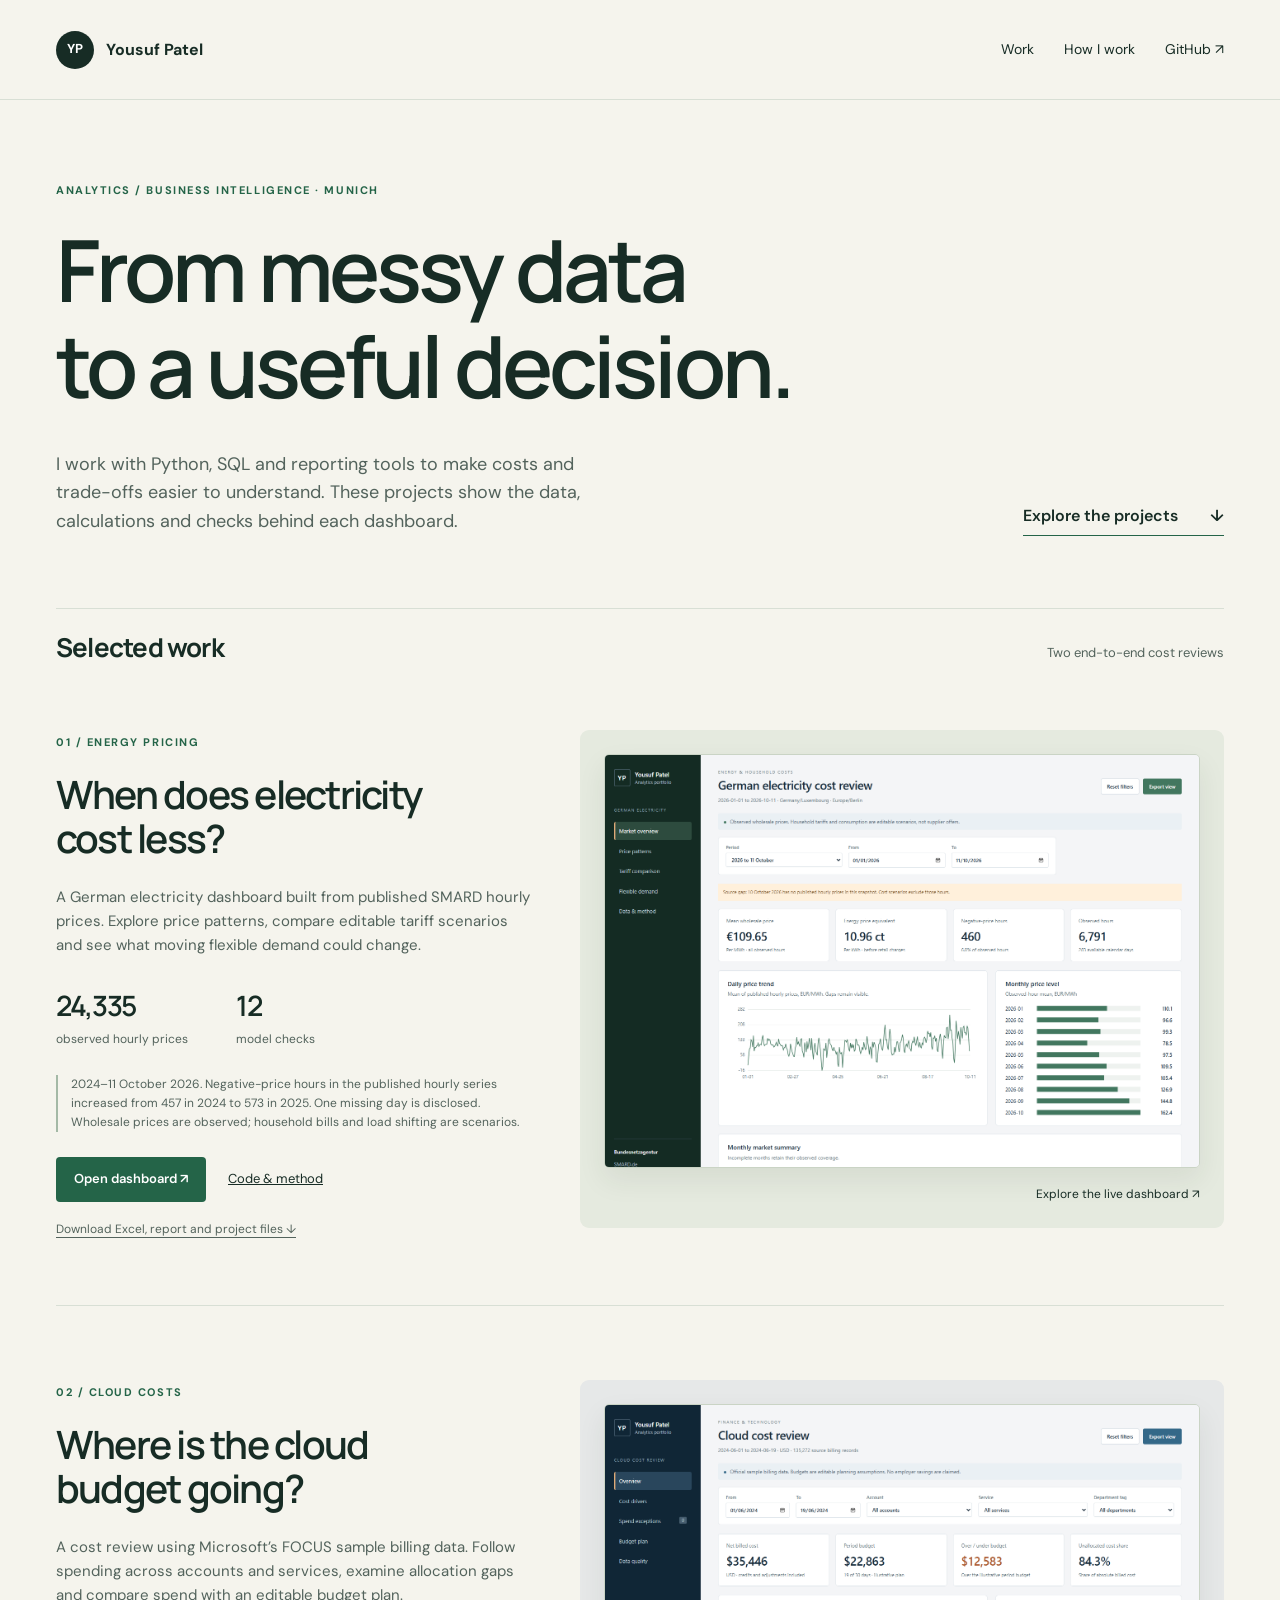
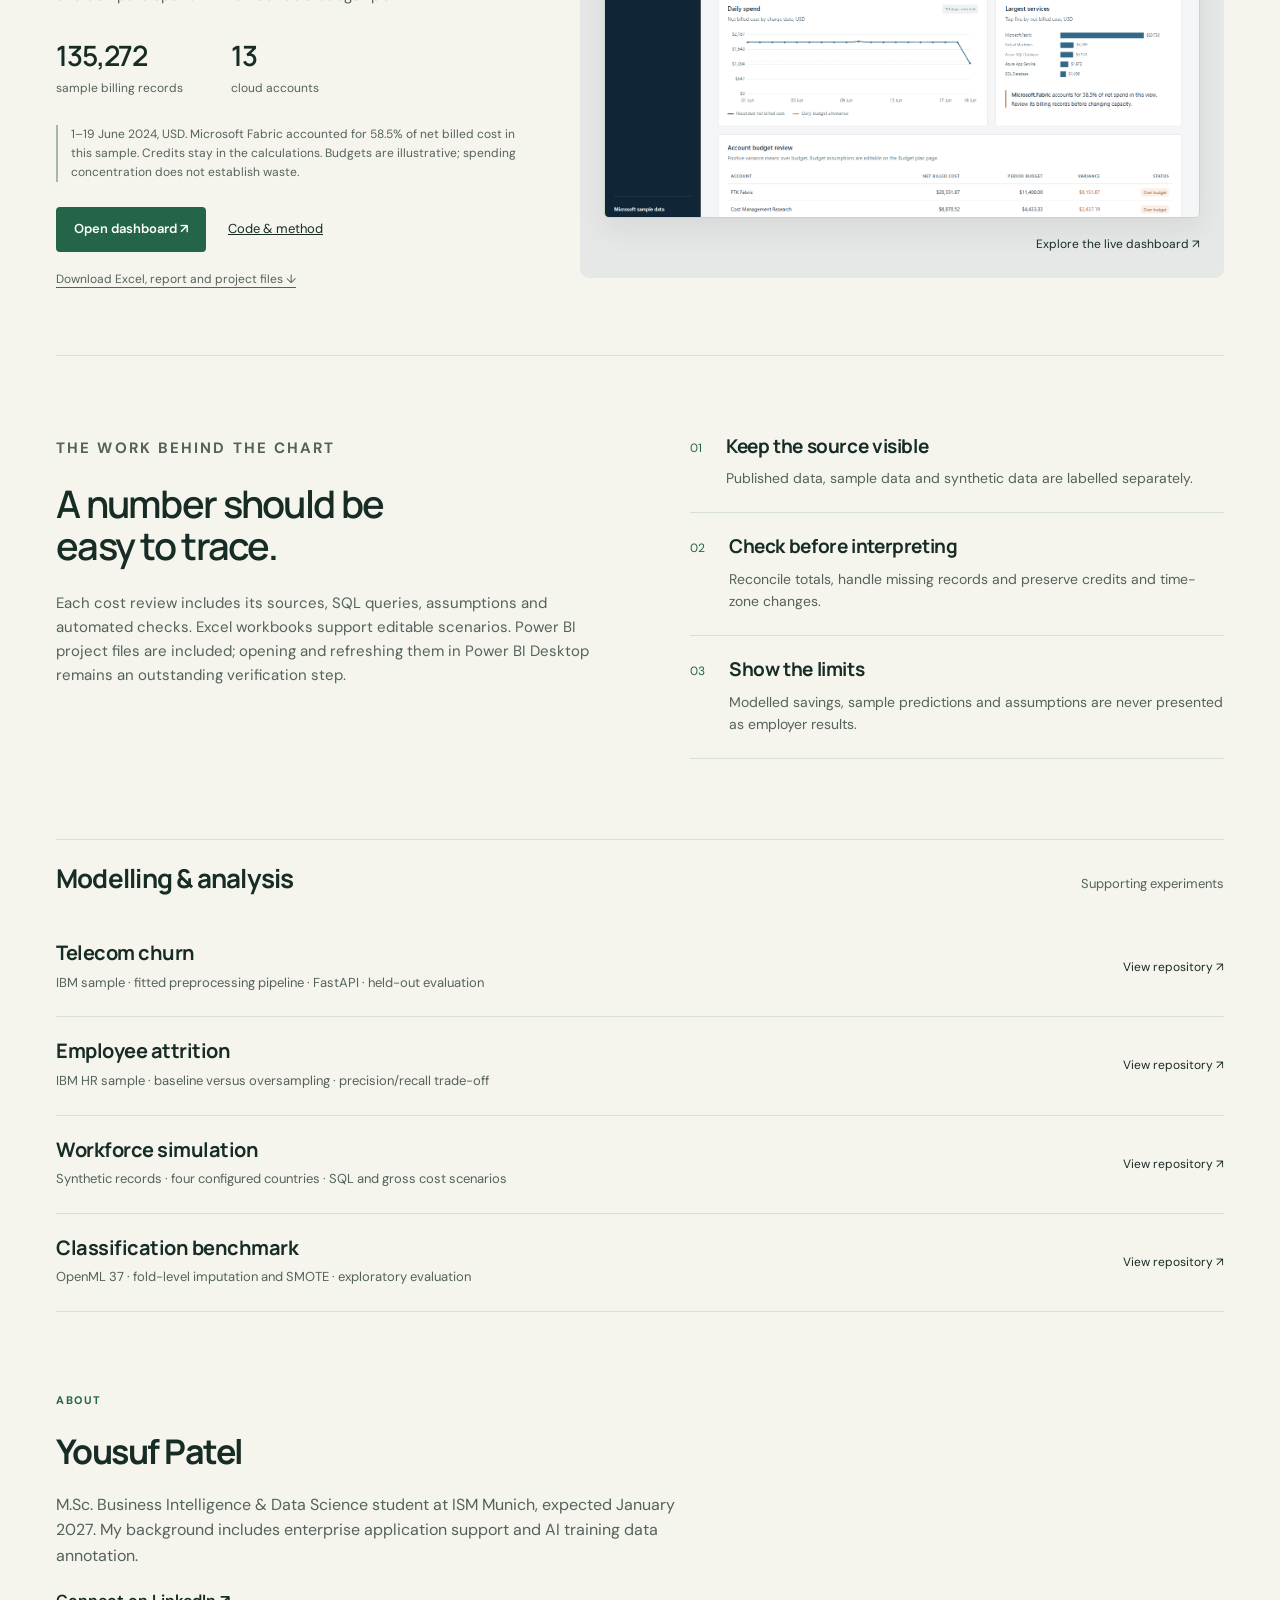
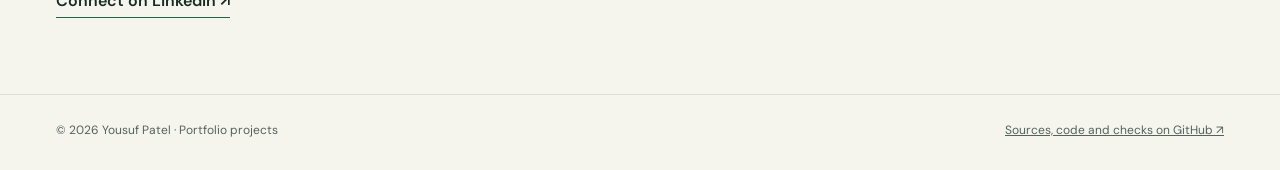
<file: docs/index.html>
<!doctype html>
<html lang="en"><head><meta charset="utf-8"><meta name="viewport" content="width=device-width,initial-scale=1"><meta name="description" content="Yousuf Patel’s analytics portfolio: electricity pricing, cloud cost reviews, Python, SQL and reproducible models."><title>Yousuf Patel — Analytics portfolio</title><link rel="stylesheet" href="portfolio.css"></head>
<body>
<header class="top"><a class="identity" href="./"><span class="mark">YP</span>Yousuf Patel</a><nav aria-label="Main navigation"><a href="#work">Work</a><a href="#method">How I work</a><a href="https://github.com/yousufpatel41-collab">GitHub ↗</a></nav></header>
<main>
<section class="intro"><p class="eyebrow">ANALYTICS / BUSINESS INTELLIGENCE · MUNICH</p><h1>From messy data<br>to a useful decision.</h1><div class="intro-bottom"><p>I work with Python, SQL and reporting tools to make costs and trade-offs easier to understand. These projects show the data, calculations and checks behind each dashboard.</p><a class="text-link" href="#work">Explore the projects <span>↓</span></a></div></section>
<section id="work" class="work"><div class="section-heading"><h2>Selected work</h2><span>Two end-to-end cost reviews</span></div>
<article class="feature"><div class="feature-copy"><p class="eyebrow">01 / ENERGY PRICING</p><h3>When does electricity<br>cost less?</h3><p>A German electricity dashboard built from published SMARD hourly prices. Explore price patterns, compare editable tariff scenarios and see what moving flexible demand could change.</p><dl class="facts"><div><dt>24,335</dt><dd>observed hourly prices</dd></div><div><dt>12</dt><dd>model checks</dd></div></dl><p class="scope">2024–11 October 2026. Negative-price hours in the published hourly series increased from 457 in 2024 to 573 in 2025. One missing day is disclosed. Wholesale prices are observed; household bills and load shifting are scenarios.</p><div class="links"><a class="button" href="electricity/">Open dashboard ↗</a><a href="https://github.com/yousufpatel41-collab/yousuf-patel/tree/main/german-electricity-dashboard">Code & method</a></div><a class="download" href="https://github.com/yousufpatel41-collab/yousuf-patel/raw/refs/heads/main/downloads/German_Electricity_Dashboard_Project.zip">Download Excel, report and project files ↓</a></div><a class="preview" href="electricity/" aria-label="Open electricity dashboard"><img src="assets/electricity.png" width="1440" height="1000" alt="Electricity dashboard showing wholesale price trends, negative hours and monthly summaries"><span>Explore the live dashboard ↗</span></a></article>
<article class="feature reverse"><div class="feature-copy"><p class="eyebrow">02 / CLOUD COSTS</p><h3>Where is the cloud<br>budget going?</h3><p>A cost review using Microsoft’s FOCUS sample billing data. Follow spending across accounts and services, examine allocation gaps and compare spend with an editable budget plan.</p><dl class="facts"><div><dt>135,272</dt><dd>sample billing records</dd></div><div><dt>13</dt><dd>cloud accounts</dd></div></dl><p class="scope">1–19 June 2024, USD. Microsoft Fabric accounted for 58.5% of net billed cost in this sample. Credits stay in the calculations. Budgets are illustrative; spending concentration does not establish waste.</p><div class="links"><a class="button" href="cloud/">Open dashboard ↗</a><a href="https://github.com/yousufpatel41-collab/yousuf-patel/tree/main/cloud-cost-dashboard">Code & method</a></div><a class="download" href="https://github.com/yousufpatel41-collab/yousuf-patel/raw/refs/heads/main/downloads/Cloud_Cost_Dashboard_Project.zip">Download Excel, report and project files ↓</a></div><a class="preview" href="cloud/" aria-label="Open cloud dashboard"><img src="assets/cloud.png" width="1440" height="1000" loading="lazy" alt="Cloud dashboard showing net billed cost, budget variance and service spending"><span>Explore the live dashboard ↗</span></a></article>
</section>
<section id="method" class="method"><div><p class="eyebrow">THE WORK BEHIND THE CHART</p><h2>A number should be<br>easy to trace.</h2><p>Each cost review includes its sources, SQL queries, assumptions and automated checks. Excel workbooks support editable scenarios. Power BI project files are included; opening and refreshing them in Power BI Desktop remains an outstanding verification step.</p></div><ol><li><span>01</span><div><h3>Keep the source visible</h3><p>Published data, sample data and synthetic data are labelled separately.</p></div></li><li><span>02</span><div><h3>Check before interpreting</h3><p>Reconcile totals, handle missing records and preserve credits and time-zone changes.</p></div></li><li><span>03</span><div><h3>Show the limits</h3><p>Modelled savings, sample predictions and assumptions are never presented as employer results.</p></div></li></ol></section>
<section class="experiments"><div class="section-heading"><h2>Modelling & analysis</h2><span>Supporting experiments</span></div><div class="experiment-list"><a href="https://github.com/yousufpatel41-collab/telecom-churn"><div><h3>Telecom churn</h3><p>IBM sample · fitted preprocessing pipeline · FastAPI · held-out evaluation</p></div><span>View repository ↗</span></a><a href="https://github.com/yousufpatel41-collab/employee-attrition"><div><h3>Employee attrition</h3><p>IBM HR sample · baseline versus oversampling · precision/recall trade-off</p></div><span>View repository ↗</span></a><a href="https://github.com/yousufpatel41-collab/remote-work-analysis"><div><h3>Workforce simulation</h3><p>Synthetic records · four configured countries · SQL and gross cost scenarios</p></div><span>View repository ↗</span></a><a href="https://github.com/yousufpatel41-collab/diabetes-prediction"><div><h3>Classification benchmark</h3><p>OpenML 37 · fold-level imputation and SMOTE · exploratory evaluation</p></div><span>View repository ↗</span></a></div></section>
<section class="about"><p class="eyebrow">ABOUT</p><h2>Yousuf Patel</h2><p>M.Sc. Business Intelligence & Data Science student at ISM Munich, expected January 2027. My background includes enterprise application support and AI training data annotation.</p><a class="text-link" href="https://www.linkedin.com/in/yousuf-patel/">Connect on LinkedIn ↗</a></section>
</main><footer><span>© 2026 Yousuf Patel · Portfolio projects</span><a href="https://github.com/yousufpatel41-collab">Sources, code and checks on GitHub ↗</a></footer>
</body></html>
</file>
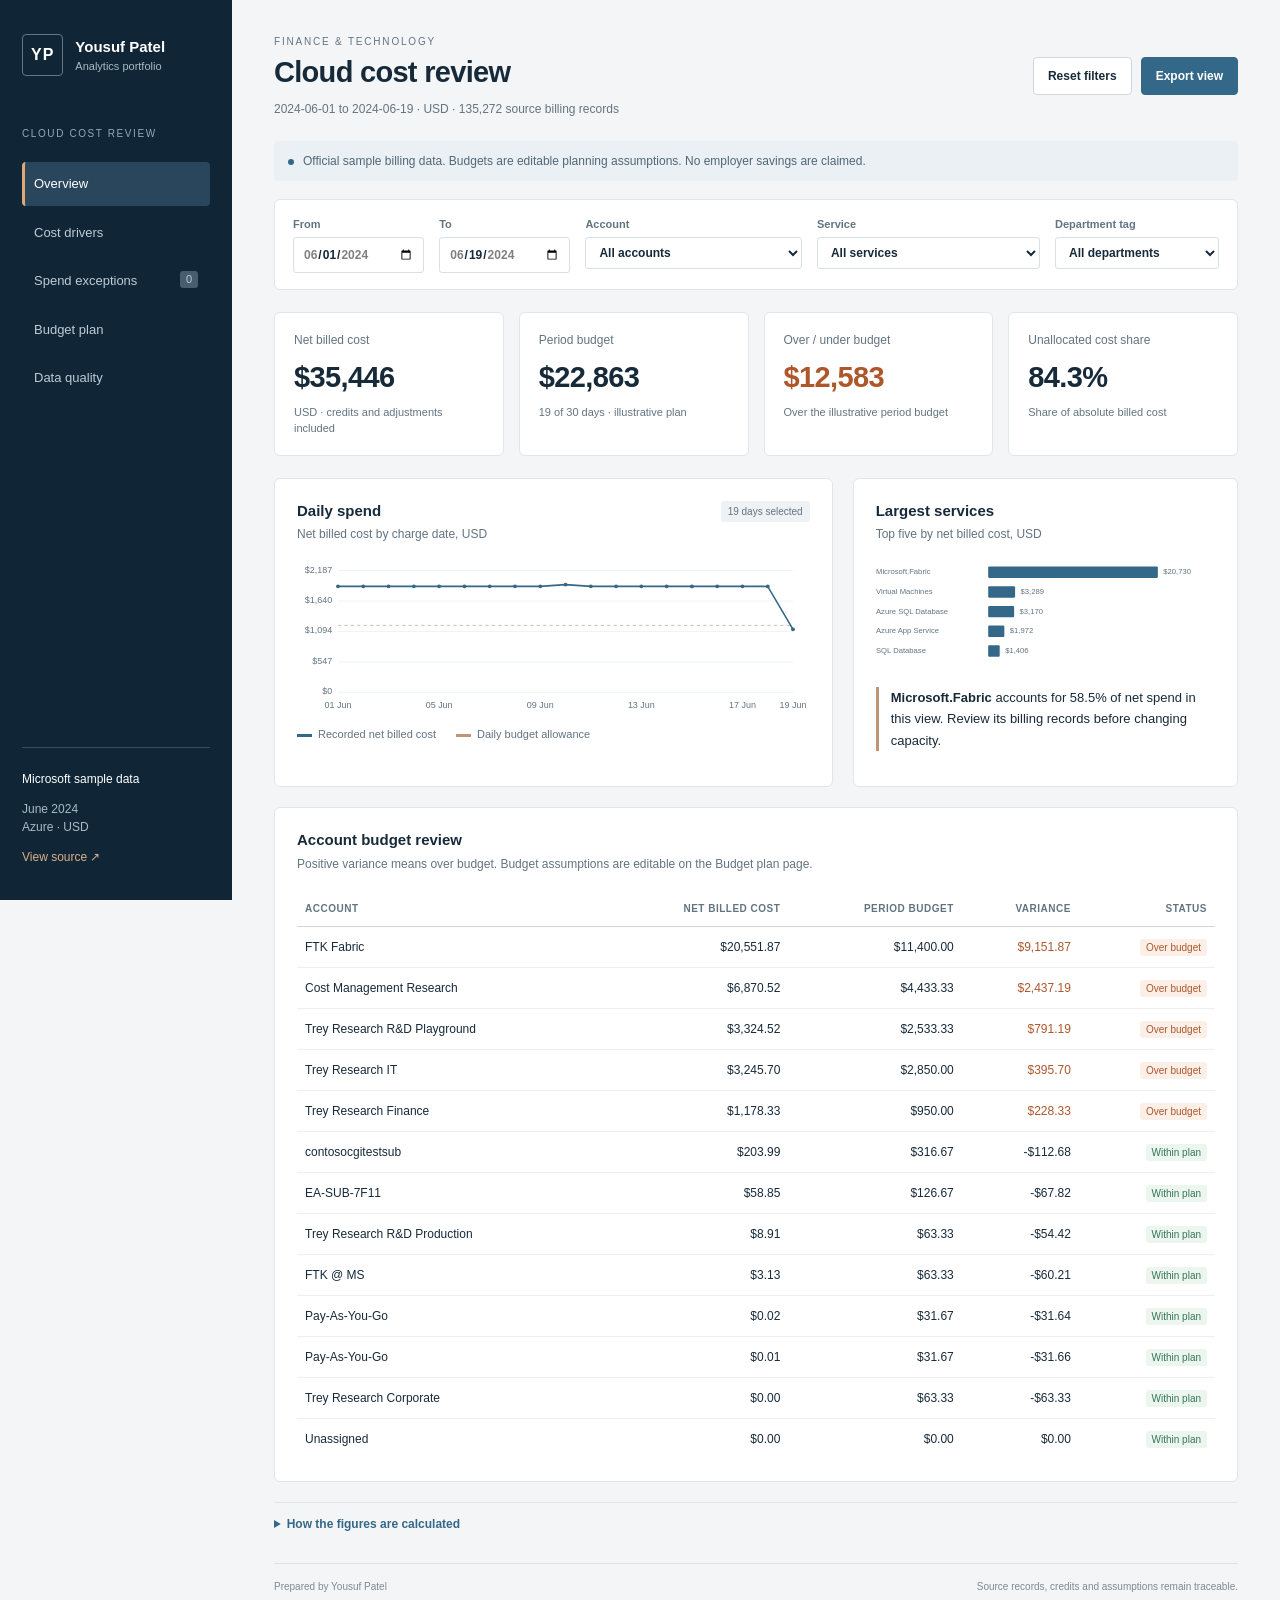
<file: cloud-cost-dashboard/dashboard/index.html>
<!doctype html>
<html lang="en">
<head>
<meta charset="utf-8"><meta name="viewport" content="width=device-width,initial-scale=1">
<title>Cloud cost review · Yousuf Patel</title>
<link rel="stylesheet" href="styles.css">
<script src="data.js"></script><script src="app.js" defer></script>
</head>
<body>
<aside class="sidebar">
  <div class="brand"><span class="monogram">YP</span><div>Yousuf Patel<small>Analytics portfolio</small></div></div>
  <p class="nav-label">CLOUD COST REVIEW</p>
  <nav aria-label="Report pages">
    <button data-page="overview" class="active">Overview</button>
    <button data-page="drivers">Cost drivers</button>
    <button data-page="exceptions">Spend exceptions <span id="exceptionBadge"></span></button>
    <button data-page="budget">Budget plan</button>
    <button data-page="quality">Data quality</button>
  </nav>
  <div class="source-card"><strong>Microsoft sample data</strong><p>June 2024<br>Azure · USD</p><a href="https://github.com/microsoft/finops-toolkit/releases/tag/v14" target="_blank" rel="noopener">View source ↗</a></div>
</aside>
<main>
  <header><div><p class="eyebrow">FINANCE & TECHNOLOGY</p><h1 id="pageTitle">Cloud cost review</h1><p class="subtitle" id="periodLabel"></p></div><div class="header-actions"><button id="reset" class="secondary">Reset filters</button><button id="export" class="primary">Export view</button></div></header>
  <div class="context"><span class="dot"></span>Official sample billing data. Budgets are editable planning assumptions. No employer savings are claimed.</div>
  <section class="filters" aria-label="Report filters">
    <label>From<input type="date" id="from"></label><label>To<input type="date" id="to"></label>
    <label>Account<select id="account"><option value="">All accounts</option></select></label>
    <label>Service<select id="service"><option value="">All services</option></select></label>
    <label>Department tag<select id="department"><option value="">All departments</option></select></label>
  </section>
  <p id="filterError" role="alert" hidden></p>
  <div id="content" aria-live="polite"></div>
  <footer><span>Prepared by Yousuf Patel</span><span>Source records, credits and assumptions remain traceable.</span></footer>
</main>
</body></html>
</file>
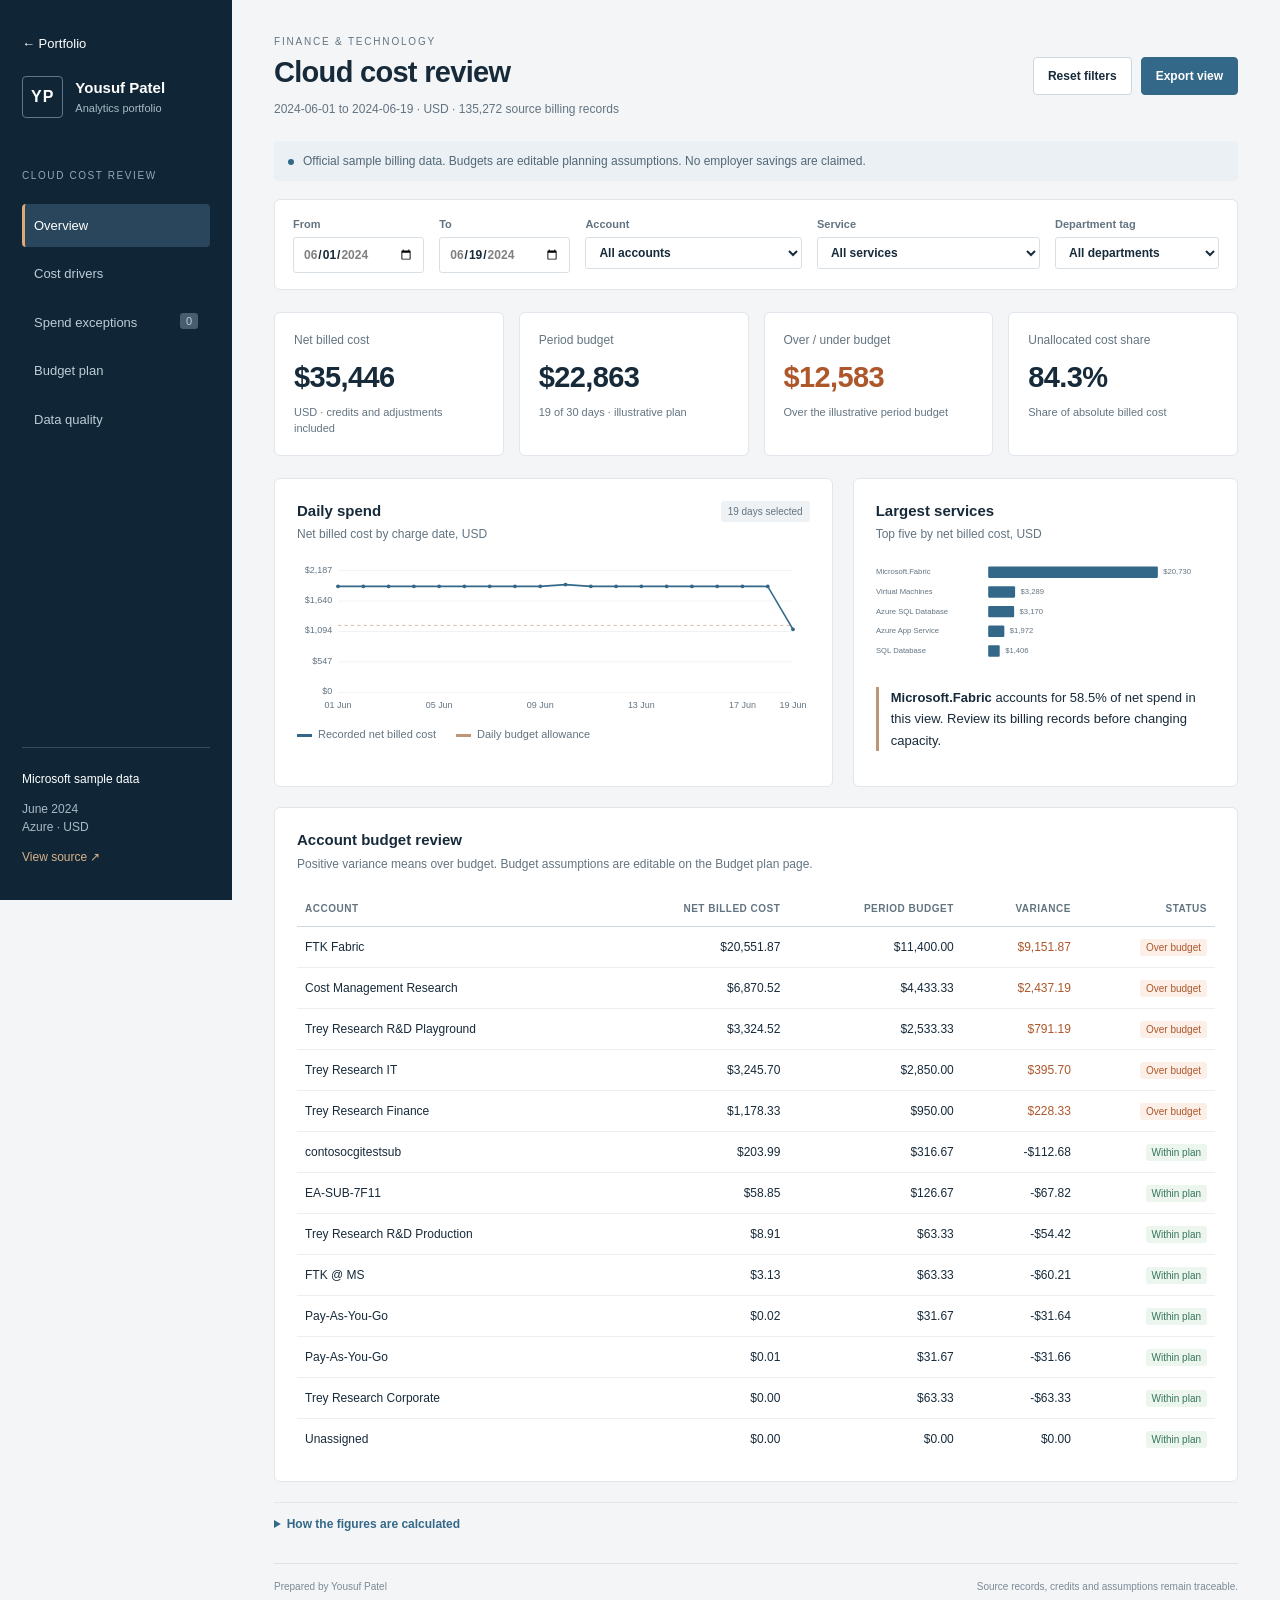
<file: docs/cloud/index.html>
<!doctype html>
<html lang="en">
<head>
<meta charset="utf-8"><meta name="viewport" content="width=device-width,initial-scale=1">
<title>Cloud cost review · Yousuf Patel</title>
<link rel="stylesheet" href="styles.css">
<script src="data.js"></script><script src="app.js" defer></script>
</head>
<body>
<aside class="sidebar"><a href="../" style="display:block;color:#fff;margin-bottom:22px;text-decoration:none;font-size:13px">← Portfolio</a>
  <div class="brand"><span class="monogram">YP</span><div>Yousuf Patel<small>Analytics portfolio</small></div></div>
  <p class="nav-label">CLOUD COST REVIEW</p>
  <nav aria-label="Report pages">
    <button data-page="overview" class="active">Overview</button>
    <button data-page="drivers">Cost drivers</button>
    <button data-page="exceptions">Spend exceptions <span id="exceptionBadge"></span></button>
    <button data-page="budget">Budget plan</button>
    <button data-page="quality">Data quality</button>
  </nav>
  <div class="source-card"><strong>Microsoft sample data</strong><p>June 2024<br>Azure · USD</p><a href="https://github.com/microsoft/finops-toolkit/releases/tag/v14" target="_blank" rel="noopener">View source ↗</a></div>
</aside>
<main>
  <header><div><p class="eyebrow">FINANCE & TECHNOLOGY</p><h1 id="pageTitle">Cloud cost review</h1><p class="subtitle" id="periodLabel"></p></div><div class="header-actions"><button id="reset" class="secondary">Reset filters</button><button id="export" class="primary">Export view</button></div></header>
  <div class="context"><span class="dot"></span>Official sample billing data. Budgets are editable planning assumptions. No employer savings are claimed.</div>
  <section class="filters" aria-label="Report filters">
    <label>From<input type="date" id="from"></label><label>To<input type="date" id="to"></label>
    <label>Account<select id="account"><option value="">All accounts</option></select></label>
    <label>Service<select id="service"><option value="">All services</option></select></label>
    <label>Department tag<select id="department"><option value="">All departments</option></select></label>
  </section>
  <p id="filterError" role="alert" hidden></p>
  <div id="content" aria-live="polite"></div>
  <footer><span>Prepared by Yousuf Patel</span><span>Source records, credits and assumptions remain traceable.</span></footer>
</main>
</body></html>
</file>
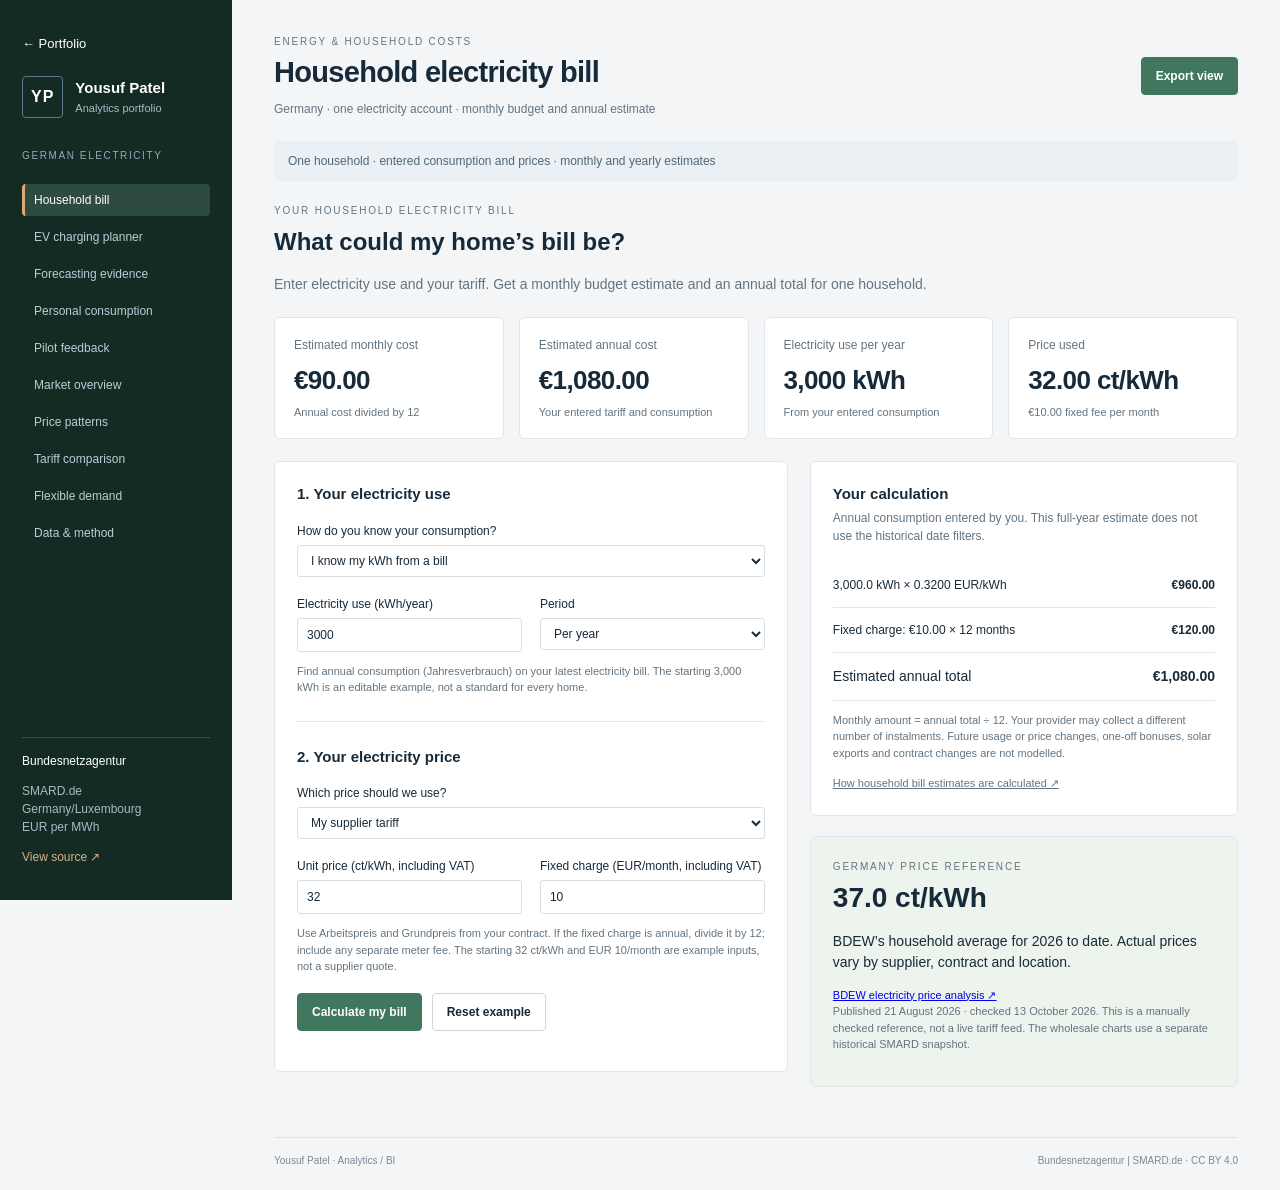
<file: docs/electricity/index.html>
<!doctype html><html lang="en"><head><meta charset="utf-8"><meta name="viewport" content="width=device-width,initial-scale=1"><title>German electricity cost review · Yousuf Patel</title><link rel="stylesheet" href="styles.css"><script src="data.js"></script><script src="household.js" defer></script><script src="forecast-data.js" defer></script><script src="energy-core.js" defer></script><script src="rolling-data.js" defer></script><script src="rolling-lab.js" defer></script><script src="energy-lab.js" defer></script><script src="app.js" defer></script></head>
<body><aside class="sidebar"><a href="../" style="display:block;color:#fff;margin-bottom:22px;text-decoration:none;font-size:13px">← Portfolio</a><div class="brand"><span class="monogram">YP</span><div>Yousuf Patel<small>Analytics portfolio</small></div></div><p class="nav-label">GERMAN ELECTRICITY</p><nav aria-label="Report pages"><button data-page="household" class="active">Household bill</button><button data-page="ev">EV charging planner</button><button data-page="forecast">Forecasting evidence</button><button data-page="consumption">Personal consumption</button><button data-page="pilot">Pilot feedback</button><button data-page="overview">Market overview</button><button data-page="patterns">Price patterns</button><button data-page="tariffs">Tariff comparison</button><button data-page="flexibility">Flexible demand</button><button data-page="quality">Data & method</button></nav><div class="source-card"><strong>Bundesnetzagentur</strong><p>SMARD.de<br>Germany/Luxembourg<br>EUR per MWh</p><a href="https://www.smard.de/en" target="_blank" rel="noopener">View source ↗</a></div></aside>
<main><header><div><p class="eyebrow">ENERGY & HOUSEHOLD COSTS</p><h1 id="pageTitle">German electricity cost review</h1><p class="subtitle" id="periodLabel"></p></div><div class="header-actions"><button id="reset" class="secondary">Reset filters</button><button id="export" class="primary">Export view</button></div></header>
<div class="context"><span class="dot"></span>Observed wholesale prices. Household tariffs and consumption are editable scenarios, not supplier offers.</div>
<section class="filters" aria-label="Report filters"><label>Period<select id="year"><option value="2026">2026 to 11 October</option><option value="2025">2025 full year</option><option value="2024">2024 full year</option><option value="all">All / custom dates</option></select></label><label>From<input type="date" id="from"></label><label>To<input type="date" id="to"></label></section><p id="filterError" role="alert" hidden></p><div id="coverageNote" class="small"></div><div id="content" aria-live="polite"></div><footer><span>Yousuf Patel · Analytics / BI</span><span>Bundesnetzagentur | SMARD.de · CC BY 4.0</span></footer></main></body></html>
</file>
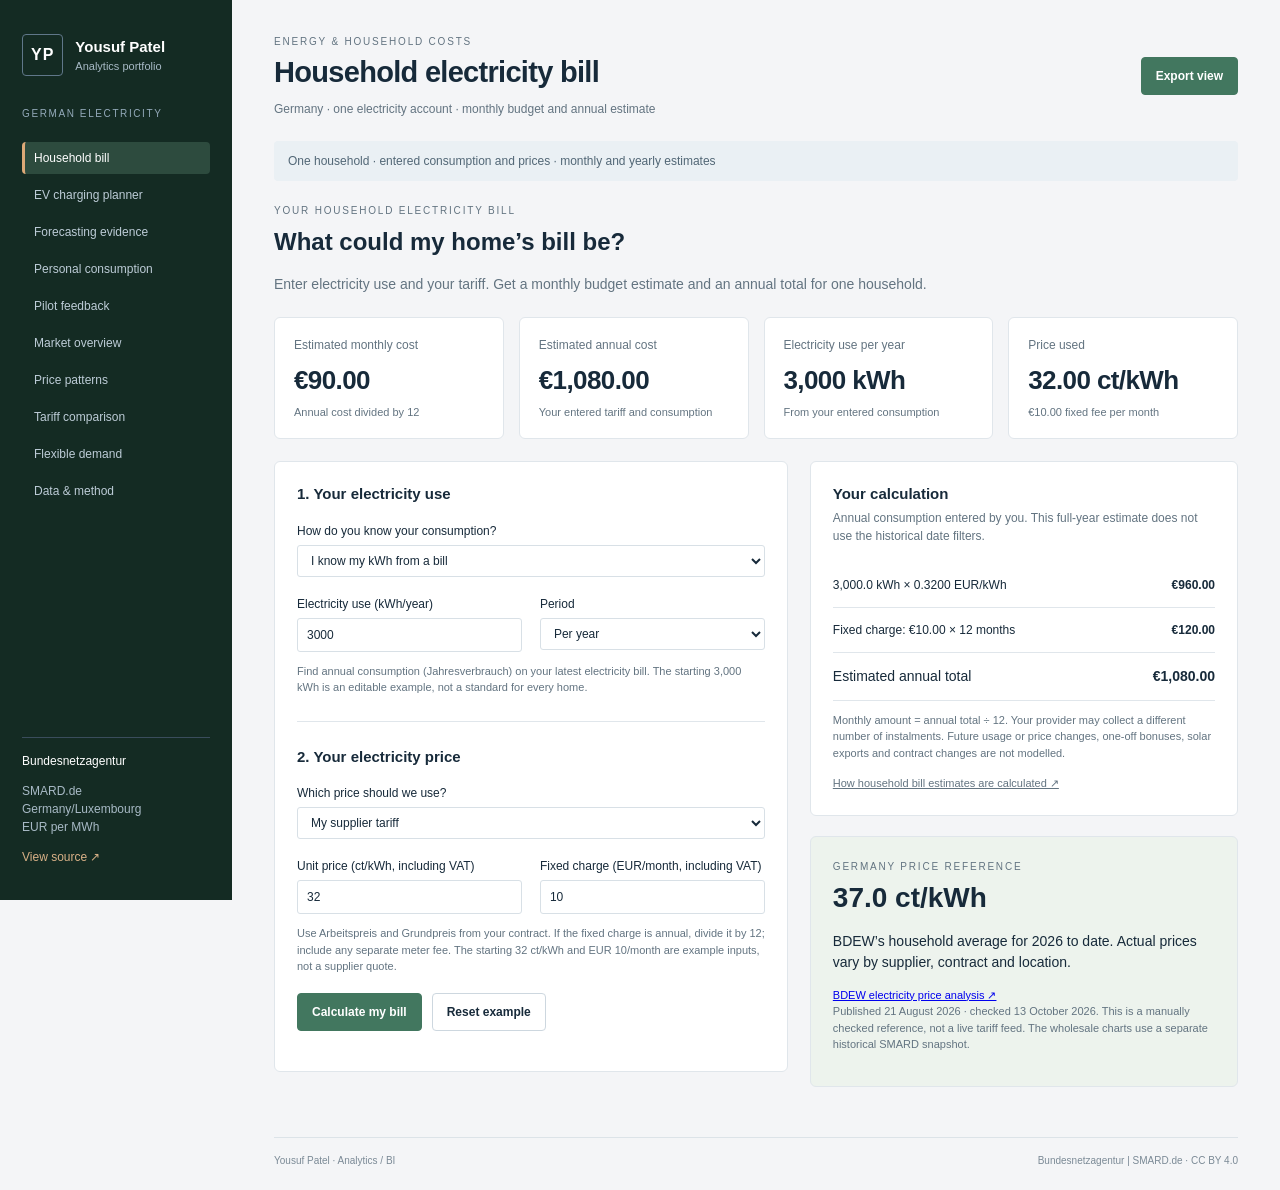
<file: german-electricity-dashboard/dashboard/index.html>
<!doctype html><html lang="en"><head><meta charset="utf-8"><meta name="viewport" content="width=device-width,initial-scale=1"><title>German electricity cost review · Yousuf Patel</title><link rel="stylesheet" href="styles.css"><script src="data.js"></script><script src="household.js" defer></script><script src="forecast-data.js" defer></script><script src="energy-core.js" defer></script><script src="rolling-data.js" defer></script><script src="rolling-lab.js" defer></script><script src="energy-lab.js" defer></script><script src="app.js" defer></script></head>
<body><aside class="sidebar"><div class="brand"><span class="monogram">YP</span><div>Yousuf Patel<small>Analytics portfolio</small></div></div><p class="nav-label">GERMAN ELECTRICITY</p><nav aria-label="Report pages"><button data-page="household" class="active">Household bill</button><button data-page="ev">EV charging planner</button><button data-page="forecast">Forecasting evidence</button><button data-page="consumption">Personal consumption</button><button data-page="pilot">Pilot feedback</button><button data-page="overview">Market overview</button><button data-page="patterns">Price patterns</button><button data-page="tariffs">Tariff comparison</button><button data-page="flexibility">Flexible demand</button><button data-page="quality">Data & method</button></nav><div class="source-card"><strong>Bundesnetzagentur</strong><p>SMARD.de<br>Germany/Luxembourg<br>EUR per MWh</p><a href="https://www.smard.de/en" target="_blank" rel="noopener">View source ↗</a></div></aside>
<main><header><div><p class="eyebrow">ENERGY & HOUSEHOLD COSTS</p><h1 id="pageTitle">German electricity cost review</h1><p class="subtitle" id="periodLabel"></p></div><div class="header-actions"><button id="reset" class="secondary">Reset filters</button><button id="export" class="primary">Export view</button></div></header>
<div class="context"><span class="dot"></span>Observed wholesale prices. Household tariffs and consumption are editable scenarios, not supplier offers.</div>
<section class="filters" aria-label="Report filters"><label>Period<select id="year"><option value="2026">2026 to 11 October</option><option value="2025">2025 full year</option><option value="2024">2024 full year</option><option value="all">All / custom dates</option></select></label><label>From<input type="date" id="from"></label><label>To<input type="date" id="to"></label></section><p id="filterError" role="alert" hidden></p><div id="coverageNote" class="small"></div><div id="content" aria-live="polite"></div><footer><span>Yousuf Patel · Analytics / BI</span><span>Bundesnetzagentur | SMARD.de · CC BY 4.0</span></footer></main></body></html>
</file>
<file: docs/portfolio.css>
@import url('https://fonts.googleapis.com/css2?family=DM+Sans:wght@400;500;600;700&family=Manrope:wght@400;500;600;700;800&display=swap');
:root{--paper:#f5f4ed;--ink:#172c25;--muted:#53635c;--line:#d8dfd5;--green:#246448}*{box-sizing:border-box}html{scroll-behavior:smooth;scroll-padding-top:24px}body{margin:0;background:var(--paper);color:var(--ink);font-family:'DM Sans',Arial,sans-serif;line-height:1.6}a{color:inherit}a:focus-visible{outline:3px solid #d1793c;outline-offset:5px}h1,h2,h3{font-family:Manrope,Arial,sans-serif;line-height:1.12;letter-spacing:-.045em;margin:0}p{margin:0 0 20px}main,.top,footer{max-width:1280px;margin:auto;padding-left:56px;padding-right:56px}.top{height:100px;display:flex;align-items:center;justify-content:space-between;border-bottom:1px solid var(--line)}.identity{display:flex;align-items:center;gap:12px;font-weight:700;text-decoration:none}.mark{background:var(--ink);color:white;width:38px;height:38px;display:grid;place-items:center;font-size:13px;border-radius:50%}.top nav{display:flex;gap:30px;font-size:14px}.top nav a{text-decoration:none}.top nav a:hover{text-decoration:underline}.intro{padding:82px 0 72px}.eyebrow{font-size:11px;letter-spacing:.14em;font-weight:700;color:var(--green);margin-bottom:22px}h1{font-size:clamp(46px,6.7vw,86px);font-weight:600;max-width:900px}.intro-bottom{display:flex;gap:80px;align-items:end;justify-content:space-between;margin-top:36px}.intro-bottom p{max-width:560px;font-size:18px;color:var(--muted);margin:0}.text-link{font-weight:600;text-decoration:none;border-bottom:1px solid var(--green);padding-bottom:6px;white-space:nowrap}.text-link span{margin-left:28px}.section-heading{display:flex;justify-content:space-between;align-items:baseline;padding:24px 0;border-top:1px solid var(--line)}.section-heading h2{font-size:26px;letter-spacing:-.03em}.section-heading>span{font-size:13px;color:var(--muted)}.feature{display:grid;grid-template-columns:.85fr 1.15fr;gap:48px;padding:30px 0 64px;border-bottom:1px solid var(--line)}.feature-copy{padding-top:16px}.feature h3{font-size:39px;font-weight:600;margin-bottom:24px}.feature-copy>p:not(.eyebrow){font-size:15px;color:var(--muted)}.facts{display:flex;gap:48px;margin:26px 0}.facts dt{font-family:Manrope,Arial,sans-serif;font-size:28px;font-weight:600;letter-spacing:-.04em}.facts dd{margin:2px 0 0;font-size:12px;color:var(--muted)}.feature-copy .scope{font-size:12px!important;border-left:2px solid #a4b9a6;padding-left:13px;line-height:1.6}.links{display:flex;gap:22px;align-items:center;margin-top:25px;font-size:13px}.button{display:inline-block;padding:12px 18px;background:var(--green);color:#fff;text-decoration:none;border-radius:4px;font-weight:600}.button:hover{background:var(--ink)}.download{display:inline-block;margin-top:18px;font-size:12px;color:var(--muted);text-underline-offset:4px}.preview{display:block;align-self:center;padding:24px;background:#e5eadf;border-radius:9px;text-decoration:none;min-width:0}.preview img{display:block;width:100%;height:auto;aspect-ratio:1.44;object-fit:cover;object-position:top;border-radius:5px;border:1px solid #cad4c5;box-shadow:0 12px 28px #20392414}.preview span{display:block;font-size:12px;margin-top:17px;text-align:right}.reverse{padding-top:62px}.reverse .preview{background:#e6e8e8}.method{display:grid;grid-template-columns:1fr 1fr;gap:100px;padding:80px 0}.method h2{font-size:38px;font-weight:600;margin-bottom:24px}.method p{font-size:15px;color:var(--muted)}.method ol{list-style:none;padding:0;margin:0}.method li{display:flex;gap:24px;padding:23px 0;border-bottom:1px solid var(--line)}.method li:first-child{padding-top:0}.method li>span{font-size:12px;color:var(--green);padding-top:3px}.method li h3{font-size:19px;letter-spacing:-.02em;margin-bottom:10px}.method li p{margin:0;font-size:14px}.experiment-list>a{display:flex;align-items:center;justify-content:space-between;gap:20px;padding:23px 0;border-bottom:1px solid var(--line);text-decoration:none}.experiment-list>a:hover h3{text-decoration:underline}.experiment-list h3{font-size:20px;letter-spacing:-.025em;margin-bottom:8px}.experiment-list p{font-size:13px;color:var(--muted);margin:0}.experiment-list span{font-size:12px;white-space:nowrap}.about{max-width:650px;padding:80px 0}.about h2{font-size:34px;margin-bottom:22px}.about>p:not(.eyebrow){color:var(--muted)}footer{display:flex;justify-content:space-between;gap:24px;border-top:1px solid var(--line);padding-top:26px;padding-bottom:30px;font-size:12px;color:var(--muted)}@media(max-width:900px){main,.top,footer{padding-left:28px;padding-right:28px}.feature{gap:28px;grid-template-columns:1fr 1fr}.feature h3{font-size:31px}.preview{padding:13px}.facts{gap:25px}.method{gap:45px}}@media(max-width:650px){.top{height:80px}.top nav{gap:17px;font-size:12px}.top nav a:nth-child(2){display:none}.identity{font-size:14px}.intro{padding:52px 0}.intro-bottom{display:block;margin-top:26px}.intro-bottom p{font-size:16px;margin-bottom:28px}.section-heading>span{display:none}.feature{display:flex;flex-direction:column;gap:27px;padding-bottom:42px}.feature-copy{padding-top:5px}.feature h3{font-size:35px}.preview{width:100%;padding:18px}.reverse{padding-top:37px}.method{grid-template-columns:1fr;gap:28px;padding:55px 0}.method h2{font-size:32px}.experiment-list>a{display:block}.experiment-list span{display:inline-block;margin-top:12px}.about{padding:55px 0}footer{display:block}footer a{display:block;margin-top:10px}}@media(prefers-reduced-motion:reduce){html{scroll-behavior:auto}}
</file>
<file: cloud-cost-dashboard/dashboard/styles.css>
:root{--ink:#172a3a;--muted:#637481;--paper:#f4f5f7;--nav:#102636;--blue:#346888;--blue-light:#e9f0f5;--line:#e0e6eb;--orange:#ad572b;--red:#a53b37;--green:#34765b}
*{box-sizing:border-box}body{margin:0;background:var(--paper);color:var(--ink);font:14px/1.5 "Segoe UI",Arial,sans-serif}button,input,select{font:inherit}button{cursor:pointer}button:focus-visible,a:focus-visible,input:focus-visible,select:focus-visible{outline:3px solid #c28750;outline-offset:3px}.sidebar{width:232px;background:var(--nav);color:#fff;position:fixed;inset:0 auto 0 0;padding:34px 22px;display:flex;flex-direction:column}.brand{display:flex;align-items:center;gap:12px;font-weight:600;font-size:15px}.brand small{display:block;color:#a8bac6;font-size:11px;font-weight:400}.monogram{border:1px solid #607789;border-radius:4px;padding:8px;font-size:16px;letter-spacing:1px}.nav-label{font-size:10px;letter-spacing:1.6px;color:#93a9b9;margin-top:50px;margin-bottom:16px}nav button{display:block;width:100%;text-align:left;padding:12px;margin:5px 0;border:0;border-radius:4px;background:transparent;color:#bdccd7;font-size:13px}nav button:hover{background:#203c50}nav button.active{background:#29465c;color:#fff;border-left:3px solid #dda977;padding-left:9px}#exceptionBadge{float:right;background:#475e70;border-radius:3px;padding:0 6px;font-size:11px}.source-card{margin-top:auto;border-top:1px solid #3a4d5c;padding-top:22px;font-size:12px}.source-card strong{font-weight:500}.source-card p{color:#a8bac6}.source-card a{color:#d9b187;text-decoration:none}main{margin-left:232px;padding:34px 42px 22px;max-width:1780px}header{display:flex;align-items:center;justify-content:space-between;gap:20px}.eyebrow{font-size:10px;letter-spacing:1.8px;color:var(--muted);margin:0 0 6px}h1{font-size:29px;line-height:1.2;letter-spacing:-.7px;font-weight:600;margin:0}.subtitle{color:var(--muted);font-size:12px;margin:10px 0 0}.header-actions{display:flex;gap:9px}.primary,.secondary{padding:9px 14px;border-radius:4px;font-size:12px;font-weight:600}.primary{background:var(--blue);border:1px solid var(--blue);color:white}.secondary{background:white;border:1px solid #cdd7df;color:var(--ink)}.context{margin:23px 0 18px;padding:11px 14px;background:#eaf0f4;color:#526776;font-size:12px;border-radius:4px}.dot{display:inline-block;width:6px;height:6px;background:var(--blue);border-radius:50%;margin-right:9px}.filters{display:grid;grid-template-columns:1fr 1fr 1.65fr 1.7fr 1.25fr;gap:15px;background:white;border:1px solid var(--line);padding:16px 18px;border-radius:6px;margin-bottom:22px}.filters label{font-size:11px;font-weight:600;color:var(--muted)}input,select{display:block;width:100%;margin-top:5px;padding:7px 9px;border:1px solid #d8e0e6;border-radius:3px;color:var(--ink);background:white;font-size:12px}.kpis{display:grid;grid-template-columns:repeat(4,1fr);gap:15px;margin-bottom:22px}.kpi{background:white;border:1px solid var(--line);border-radius:6px;padding:18px 19px}.kpi .label{font-size:12px;color:var(--muted)}.kpi .value{font-size:29px;font-weight:600;letter-spacing:-.6px;margin:7px 0 4px;font-variant-numeric:tabular-nums}.kpi .note{font-size:11px;color:var(--muted)}.warning{color:var(--orange)}.positive{color:var(--green)}.grid{display:grid;grid-template-columns:1.45fr 1fr;gap:20px;margin-bottom:20px}.panel{background:white;border:1px solid var(--line);border-radius:6px;padding:22px;min-width:0;margin-bottom:20px}.grid .panel{margin:0}.panel h2{font-size:15px;font-weight:600;line-height:1.3;margin:0 0 5px}.panel .description{font-size:12px;color:var(--muted);margin:0 0 18px}.panel-head{display:flex;justify-content:space-between;align-items:start}.tag{background:#eef2f5;padding:3px 7px;border-radius:3px;font-size:10px;color:var(--muted);white-space:nowrap}.chart{width:100%;display:block}.legend{display:flex;gap:20px;color:var(--muted);font-size:11px;margin-top:8px}.legend span:before{content:"";display:inline-block;width:15px;height:3px;background:var(--blue);vertical-align:middle;margin-right:6px}.legend span.budget:before{background:#bd9677}.finding{font-size:13px;line-height:1.65;padding-left:12px;border-left:3px solid #bd9677;margin-top:16px}.finding strong{font-weight:600}table{border-collapse:collapse;width:100%;font-size:12px}th{text-align:left;font-size:10px;text-transform:uppercase;letter-spacing:.5px;color:var(--muted);border-bottom:1px solid #cdd6de;padding:10px 8px;white-space:nowrap}td{border-bottom:1px solid #edf0f3;padding:11px 8px;vertical-align:top}th.numeric,td.numeric{text-align:right;font-variant-numeric:tabular-nums;white-space:nowrap}tbody tr:last-child td{border-bottom:0}tbody tr:hover{background:#f7f9fb}.table-wrap{overflow:auto}.bar-track{height:5px;border-radius:3px;background:#edf1f4;max-width:200px;margin-top:5px;overflow:hidden}.bar-fill{height:100%;background:var(--blue)}.bar-fill.over{background:var(--orange)}.status{font-size:10px;padding:3px 6px;border-radius:3px;background:#edf5ef;color:var(--green);white-space:nowrap}.status.over{background:#fbefe7;color:var(--orange)}.status.neutral{background:#eef1f4;color:var(--muted)}.quiet{color:var(--muted)}.empty{padding:40px 20px;text-align:center;color:var(--muted);font-size:13px}.small{font-size:11px;color:var(--muted)}.budget-input{width:125px;margin:0 0 0 auto;text-align:right}.notes{font-size:12px;color:var(--muted);line-height:1.7}.notes p{margin:9px 0}details{margin-top:18px;border-top:1px solid var(--line);padding-top:12px}summary{font-size:12px;cursor:pointer;color:var(--blue);font-weight:600}.text-button{border:0;background:transparent;color:var(--blue);padding:0;text-align:left}.row-actions{display:flex;gap:10px;margin:18px 0}footer{display:flex;justify-content:space-between;color:#7b8a96;border-top:1px solid #dce3e8;margin-top:30px;padding-top:15px;font-size:10px}#filterError{background:#fff0ed;color:var(--red);padding:12px}svg text{font-family:"Segoe UI",Arial,sans-serif;font-size:14px;fill:#637482}
@media(max-width:1150px){main{padding:25px}.sidebar{width:205px}main{margin-left:205px}.filters{grid-template-columns:repeat(3,1fr)}.kpi .value{font-size:25px}.grid{grid-template-columns:1fr}.kpis{grid-template-columns:repeat(2,1fr)}}@media(max-width:720px){.sidebar{position:static;width:auto;padding:18px;display:block}.brand{float:left}.nav-label,.source-card{display:none}nav{display:flex;overflow:auto;clear:both;padding-top:14px;gap:5px}nav button{white-space:nowrap;width:auto;padding:8px;font-size:11px}main{margin:0;padding:20px 15px}header{align-items:start}h1{font-size:24px}.header-actions{flex-direction:column}.filters{grid-template-columns:repeat(2,1fr);gap:12px}.kpis{gap:10px}.kpi{padding:14px}.panel{padding:16px}footer{gap:20px}.kpi .value{font-size:24px}}@media print{.sidebar,.header-actions,.filters,footer,.row-actions{display:none}main{margin:0;padding:10px}.panel,.kpi{break-inside:avoid}.context{font-size:10px}.grid{grid-template-columns:1fr 1fr}}
</file>
<file: docs/cloud/styles.css>
:root{--ink:#172a3a;--muted:#637481;--paper:#f4f5f7;--nav:#102636;--blue:#346888;--blue-light:#e9f0f5;--line:#e0e6eb;--orange:#ad572b;--red:#a53b37;--green:#34765b}
*{box-sizing:border-box}body{margin:0;background:var(--paper);color:var(--ink);font:14px/1.5 "Segoe UI",Arial,sans-serif}button,input,select{font:inherit}button{cursor:pointer}button:focus-visible,a:focus-visible,input:focus-visible,select:focus-visible{outline:3px solid #c28750;outline-offset:3px}.sidebar{width:232px;background:var(--nav);color:#fff;position:fixed;inset:0 auto 0 0;padding:34px 22px;display:flex;flex-direction:column}.brand{display:flex;align-items:center;gap:12px;font-weight:600;font-size:15px}.brand small{display:block;color:#a8bac6;font-size:11px;font-weight:400}.monogram{border:1px solid #607789;border-radius:4px;padding:8px;font-size:16px;letter-spacing:1px}.nav-label{font-size:10px;letter-spacing:1.6px;color:#93a9b9;margin-top:50px;margin-bottom:16px}nav button{display:block;width:100%;text-align:left;padding:12px;margin:5px 0;border:0;border-radius:4px;background:transparent;color:#bdccd7;font-size:13px}nav button:hover{background:#203c50}nav button.active{background:#29465c;color:#fff;border-left:3px solid #dda977;padding-left:9px}#exceptionBadge{float:right;background:#475e70;border-radius:3px;padding:0 6px;font-size:11px}.source-card{margin-top:auto;border-top:1px solid #3a4d5c;padding-top:22px;font-size:12px}.source-card strong{font-weight:500}.source-card p{color:#a8bac6}.source-card a{color:#d9b187;text-decoration:none}main{margin-left:232px;padding:34px 42px 22px;max-width:1780px}header{display:flex;align-items:center;justify-content:space-between;gap:20px}.eyebrow{font-size:10px;letter-spacing:1.8px;color:var(--muted);margin:0 0 6px}h1{font-size:29px;line-height:1.2;letter-spacing:-.7px;font-weight:600;margin:0}.subtitle{color:var(--muted);font-size:12px;margin:10px 0 0}.header-actions{display:flex;gap:9px}.primary,.secondary{padding:9px 14px;border-radius:4px;font-size:12px;font-weight:600}.primary{background:var(--blue);border:1px solid var(--blue);color:white}.secondary{background:white;border:1px solid #cdd7df;color:var(--ink)}.context{margin:23px 0 18px;padding:11px 14px;background:#eaf0f4;color:#526776;font-size:12px;border-radius:4px}.dot{display:inline-block;width:6px;height:6px;background:var(--blue);border-radius:50%;margin-right:9px}.filters{display:grid;grid-template-columns:1fr 1fr 1.65fr 1.7fr 1.25fr;gap:15px;background:white;border:1px solid var(--line);padding:16px 18px;border-radius:6px;margin-bottom:22px}.filters label{font-size:11px;font-weight:600;color:var(--muted)}input,select{display:block;width:100%;margin-top:5px;padding:7px 9px;border:1px solid #d8e0e6;border-radius:3px;color:var(--ink);background:white;font-size:12px}.kpis{display:grid;grid-template-columns:repeat(4,1fr);gap:15px;margin-bottom:22px}.kpi{background:white;border:1px solid var(--line);border-radius:6px;padding:18px 19px}.kpi .label{font-size:12px;color:var(--muted)}.kpi .value{font-size:29px;font-weight:600;letter-spacing:-.6px;margin:7px 0 4px;font-variant-numeric:tabular-nums}.kpi .note{font-size:11px;color:var(--muted)}.warning{color:var(--orange)}.positive{color:var(--green)}.grid{display:grid;grid-template-columns:1.45fr 1fr;gap:20px;margin-bottom:20px}.panel{background:white;border:1px solid var(--line);border-radius:6px;padding:22px;min-width:0;margin-bottom:20px}.grid .panel{margin:0}.panel h2{font-size:15px;font-weight:600;line-height:1.3;margin:0 0 5px}.panel .description{font-size:12px;color:var(--muted);margin:0 0 18px}.panel-head{display:flex;justify-content:space-between;align-items:start}.tag{background:#eef2f5;padding:3px 7px;border-radius:3px;font-size:10px;color:var(--muted);white-space:nowrap}.chart{width:100%;display:block}.legend{display:flex;gap:20px;color:var(--muted);font-size:11px;margin-top:8px}.legend span:before{content:"";display:inline-block;width:15px;height:3px;background:var(--blue);vertical-align:middle;margin-right:6px}.legend span.budget:before{background:#bd9677}.finding{font-size:13px;line-height:1.65;padding-left:12px;border-left:3px solid #bd9677;margin-top:16px}.finding strong{font-weight:600}table{border-collapse:collapse;width:100%;font-size:12px}th{text-align:left;font-size:10px;text-transform:uppercase;letter-spacing:.5px;color:var(--muted);border-bottom:1px solid #cdd6de;padding:10px 8px;white-space:nowrap}td{border-bottom:1px solid #edf0f3;padding:11px 8px;vertical-align:top}th.numeric,td.numeric{text-align:right;font-variant-numeric:tabular-nums;white-space:nowrap}tbody tr:last-child td{border-bottom:0}tbody tr:hover{background:#f7f9fb}.table-wrap{overflow:auto}.bar-track{height:5px;border-radius:3px;background:#edf1f4;max-width:200px;margin-top:5px;overflow:hidden}.bar-fill{height:100%;background:var(--blue)}.bar-fill.over{background:var(--orange)}.status{font-size:10px;padding:3px 6px;border-radius:3px;background:#edf5ef;color:var(--green);white-space:nowrap}.status.over{background:#fbefe7;color:var(--orange)}.status.neutral{background:#eef1f4;color:var(--muted)}.quiet{color:var(--muted)}.empty{padding:40px 20px;text-align:center;color:var(--muted);font-size:13px}.small{font-size:11px;color:var(--muted)}.budget-input{width:125px;margin:0 0 0 auto;text-align:right}.notes{font-size:12px;color:var(--muted);line-height:1.7}.notes p{margin:9px 0}details{margin-top:18px;border-top:1px solid var(--line);padding-top:12px}summary{font-size:12px;cursor:pointer;color:var(--blue);font-weight:600}.text-button{border:0;background:transparent;color:var(--blue);padding:0;text-align:left}.row-actions{display:flex;gap:10px;margin:18px 0}footer{display:flex;justify-content:space-between;color:#7b8a96;border-top:1px solid #dce3e8;margin-top:30px;padding-top:15px;font-size:10px}#filterError{background:#fff0ed;color:var(--red);padding:12px}svg text{font-family:"Segoe UI",Arial,sans-serif;font-size:14px;fill:#637482}
@media(max-width:1150px){main{padding:25px}.sidebar{width:205px}main{margin-left:205px}.filters{grid-template-columns:repeat(3,1fr)}.kpi .value{font-size:25px}.grid{grid-template-columns:1fr}.kpis{grid-template-columns:repeat(2,1fr)}}@media(max-width:720px){.sidebar{position:static;width:auto;padding:18px;display:block}.brand{float:left}.nav-label,.source-card{display:none}nav{display:flex;overflow:auto;clear:both;padding-top:14px;gap:5px}nav button{white-space:nowrap;width:auto;padding:8px;font-size:11px}main{margin:0;padding:20px 15px}header{align-items:start}h1{font-size:24px}.header-actions{flex-direction:column}.filters{grid-template-columns:repeat(2,1fr);gap:12px}.kpis{gap:10px}.kpi{padding:14px}.panel{padding:16px}footer{gap:20px}.kpi .value{font-size:24px}}@media print{.sidebar,.header-actions,.filters,footer,.row-actions{display:none}main{margin:0;padding:10px}.panel,.kpi{break-inside:avoid}.context{font-size:10px}.grid{grid-template-columns:1fr 1fr}}
</file>
<file: docs/electricity/styles.css>
:root{--ink:#172a3a;--muted:#637481;--paper:#f4f5f7;--nav:#142b23;--blue:#42775f;--blue-light:#e9f0f5;--line:#e0e6eb;--orange:#ad572b;--red:#a53b37;--green:#34765b}
*{box-sizing:border-box}body{margin:0;background:var(--paper);color:var(--ink);font:14px/1.5 "Segoe UI",Arial,sans-serif}button,input,select{font:inherit}button{cursor:pointer}button:focus-visible,a:focus-visible,input:focus-visible,select:focus-visible{outline:3px solid #c28750;outline-offset:3px}.sidebar{width:232px;background:var(--nav);color:#fff;position:fixed;inset:0 auto 0 0;padding:34px 22px;display:flex;flex-direction:column}.brand{display:flex;align-items:center;gap:12px;font-weight:600;font-size:15px}.brand small{display:block;color:#a8bac6;font-size:11px;font-weight:400}.monogram{border:1px solid #607789;border-radius:4px;padding:8px;font-size:16px;letter-spacing:1px}.nav-label{font-size:10px;letter-spacing:1.6px;color:#93a9b9;margin-top:50px;margin-bottom:16px}nav button{display:block;width:100%;text-align:left;padding:12px;margin:5px 0;border:0;border-radius:4px;background:transparent;color:#bdccd7;font-size:13px}nav button:hover{background:#213d31}nav button.active{background:#2d4b3e;color:#fff;border-left:3px solid #dda977;padding-left:9px}#exceptionBadge{float:right;background:#475e70;border-radius:3px;padding:0 6px;font-size:11px}.source-card{margin-top:auto;border-top:1px solid #3a4d5c;padding-top:22px;font-size:12px}.source-card strong{font-weight:500}.source-card p{color:#a8bac6}.source-card a{color:#d9b187;text-decoration:none}main{margin-left:232px;padding:34px 42px 22px;max-width:1780px}header{display:flex;align-items:center;justify-content:space-between;gap:20px}.eyebrow{font-size:10px;letter-spacing:1.8px;color:var(--muted);margin:0 0 6px}h1{font-size:29px;line-height:1.2;letter-spacing:-.7px;font-weight:600;margin:0}.subtitle{color:var(--muted);font-size:12px;margin:10px 0 0}.header-actions{display:flex;gap:9px}.primary,.secondary{padding:9px 14px;border-radius:4px;font-size:12px;font-weight:600}.primary{background:var(--blue);border:1px solid var(--blue);color:white}.secondary{background:white;border:1px solid #cdd7df;color:var(--ink)}.context{margin:23px 0 18px;padding:11px 14px;background:#eaf0f4;color:#526776;font-size:12px;border-radius:4px}.dot{display:inline-block;width:6px;height:6px;background:var(--blue);border-radius:50%;margin-right:9px}.filters{display:grid;grid-template-columns:1fr 1fr 1.65fr 1.7fr 1.25fr;gap:15px;background:white;border:1px solid var(--line);padding:16px 18px;border-radius:6px;margin-bottom:22px}.filters label{font-size:11px;font-weight:600;color:var(--muted)}input,select{display:block;width:100%;margin-top:5px;padding:7px 9px;border:1px solid #d8e0e6;border-radius:3px;color:var(--ink);background:white;font-size:12px}.kpis{display:grid;grid-template-columns:repeat(4,1fr);gap:15px;margin-bottom:22px}.kpi{background:white;border:1px solid var(--line);border-radius:6px;padding:18px 19px}.kpi .label{font-size:12px;color:var(--muted)}.kpi .value{font-size:29px;font-weight:600;letter-spacing:-.6px;margin:7px 0 4px;font-variant-numeric:tabular-nums}.kpi .note{font-size:11px;color:var(--muted)}.warning{color:var(--orange)}.positive{color:var(--green)}.grid{display:grid;grid-template-columns:1.45fr 1fr;gap:20px;margin-bottom:20px}.panel{background:white;border:1px solid var(--line);border-radius:6px;padding:22px;min-width:0;margin-bottom:20px}.grid .panel{margin:0}.panel h2{font-size:15px;font-weight:600;line-height:1.3;margin:0 0 5px}.panel .description{font-size:12px;color:var(--muted);margin:0 0 18px}.panel-head{display:flex;justify-content:space-between;align-items:start}.tag{background:#eef2f5;padding:3px 7px;border-radius:3px;font-size:10px;color:var(--muted);white-space:nowrap}.chart{width:100%;display:block}.legend{display:flex;gap:20px;color:var(--muted);font-size:11px;margin-top:8px}.legend span:before{content:"";display:inline-block;width:15px;height:3px;background:var(--blue);vertical-align:middle;margin-right:6px}.legend span.budget:before{background:#bd9677}.finding{font-size:13px;line-height:1.65;padding-left:12px;border-left:3px solid #bd9677;margin-top:16px}.finding strong{font-weight:600}table{border-collapse:collapse;width:100%;font-size:12px}th{text-align:left;font-size:10px;text-transform:uppercase;letter-spacing:.5px;color:var(--muted);border-bottom:1px solid #cdd6de;padding:10px 8px;white-space:nowrap}td{border-bottom:1px solid #edf0f3;padding:11px 8px;vertical-align:top}th.numeric,td.numeric{text-align:right;font-variant-numeric:tabular-nums;white-space:nowrap}tbody tr:last-child td{border-bottom:0}tbody tr:hover{background:#f7f9fb}.table-wrap{overflow:auto}.bar-track{height:5px;border-radius:3px;background:#edf1f4;max-width:200px;margin-top:5px;overflow:hidden}.bar-fill{height:100%;background:var(--blue)}.bar-fill.over{background:var(--orange)}.status{font-size:10px;padding:3px 6px;border-radius:3px;background:#edf5ef;color:var(--green);white-space:nowrap}.status.over{background:#fbefe7;color:var(--orange)}.status.neutral{background:#eef1f4;color:var(--muted)}.quiet{color:var(--muted)}.empty{padding:40px 20px;text-align:center;color:var(--muted);font-size:13px}.small{font-size:11px;color:var(--muted)}.budget-input{width:125px;margin:0 0 0 auto;text-align:right}.notes{font-size:12px;color:var(--muted);line-height:1.7}.notes p{margin:9px 0}details{margin-top:18px;border-top:1px solid var(--line);padding-top:12px}summary{font-size:12px;cursor:pointer;color:var(--blue);font-weight:600}.text-button{border:0;background:transparent;color:var(--blue);padding:0;text-align:left}.row-actions{display:flex;gap:10px;margin:18px 0}footer{display:flex;justify-content:space-between;color:#7b8a96;border-top:1px solid #dce3e8;margin-top:30px;padding-top:15px;font-size:10px}#filterError{background:#fff0ed;color:var(--red);padding:12px}svg text{font-family:"Segoe UI",Arial,sans-serif;font-size:14px;fill:#637482}
@media(max-width:1150px){main{padding:25px}.sidebar{width:205px}main{margin-left:205px}.filters{grid-template-columns:repeat(3,1fr)}.kpi .value{font-size:25px}.grid{grid-template-columns:1fr}.kpis{grid-template-columns:repeat(2,1fr)}}@media(max-width:720px){.sidebar{position:static;width:auto;padding:18px;display:block}.brand{float:left}.nav-label,.source-card{display:none}nav{display:flex;overflow:auto;clear:both;padding-top:14px;gap:5px}nav button{white-space:nowrap;width:auto;padding:8px;font-size:11px}main{margin:0;padding:20px 15px}header{align-items:start}h1{font-size:24px}.header-actions{flex-direction:column}.filters{grid-template-columns:repeat(2,1fr);gap:12px}.kpis{gap:10px}.kpi{padding:14px}.panel{padding:16px}footer{gap:20px}.kpi .value{font-size:24px}}@media print{.sidebar,.header-actions,.filters,footer,.row-actions{display:none}main{margin:0;padding:10px}.panel,.kpi{break-inside:avoid}.context{font-size:10px}.grid{grid-template-columns:1fr 1fr}}

.filters{grid-template-columns:1.2fr 1fr 1fr;max-width:820px}.horizontal-bars{display:grid;gap:10px}.bar-row{display:grid;grid-template-columns:65px 1fr 65px;gap:12px;align-items:center;font-size:12px}.bar-row>div{height:12px;background:#eef2ef}.bar-row i{display:block;height:100%;min-width:1px}.bar-row strong{text-align:right;font-weight:500}.assumption-grid{display:grid;grid-template-columns:repeat(3,1fr);gap:20px}.assumption-grid label{font-size:12px}.heatmap{display:grid;grid-template-columns:40px repeat(24,minmax(15px,1fr));gap:4px;min-width:680px}.heat-cell{height:30px;border-radius:2px}.heat-hour,.heat-day{font-size:10px;color:#647482}.panel:has(.heatmap){overflow:auto}#coverageNote:not(:empty){margin:0 0 20px;padding:12px;background:#fff0db;color:#886132}@media(max-width:720px){.filters,.assumption-grid{grid-template-columns:1fr 1fr}.filters label:first-child{grid-column:1/-1}.assumption-grid{gap:12px}}

[hidden]{display:none!important}.house-intro{margin:22px 0}.house-intro h2{font-size:24px;margin:5px 0}.house-intro p:last-child{color:var(--muted)}.house-layout{display:grid;grid-template-columns:1.2fr 1fr;gap:22px}.house-inputs{display:grid;grid-template-columns:1fr 1fr;gap:18px;margin-top:18px}.house-select{display:block;margin:18px 0;font-size:12px}.house-inputs label{font-size:12px}.house-divider{border-top:1px solid var(--line);margin:25px 0}.house-equation{display:flex;justify-content:space-between;gap:18px;padding:13px 0;border-bottom:1px solid var(--line);font-size:12px}.house-equation strong{white-space:nowrap}.house-equation.total{font-size:14px}.benchmark{background:#edf3ed}.benchmark h2{font-size:28px}.house-error{background:#fff0ed;color:var(--red);padding:12px}.house-results .value{font-size:26px}@media(max-width:1150px){.house-layout{grid-template-columns:1fr}}@media(max-width:720px){.house-results .value{font-size:21px}.house-inputs{gap:12px}.house-intro h2{font-size:21px}}

.lab-toolbar{display:flex;align-items:center;justify-content:space-between;gap:18px;margin:20px 0}.lab-tag{font-size:10px;letter-spacing:1px;color:var(--muted)}.lab-checkbox{display:flex;align-items:center;gap:10px;margin-top:18px;font-size:12px}.lab-checkbox input{width:16px;margin:0}.lab-toolbar button{padding:7px 10px}.house-results .kpi{min-width:0}.house-results .value{overflow-wrap:anywhere}.source-card{padding-top:14px}.sidebar nav button{padding-top:9px;padding-bottom:9px}@media(max-width:720px){.lab-toolbar{align-items:start}.lab-toolbar>div{white-space:nowrap}.lab-tag{max-width:170px}}

textarea{display:block;width:100%;font:inherit;border:1px solid var(--line);border-radius:4px;padding:10px;margin-top:8px}.sidebar nav button{font-size:12px;padding-top:7px;padding-bottom:7px}.nav-label{margin-top:30px}
</file>
<file: german-electricity-dashboard/dashboard/styles.css>
:root{--ink:#172a3a;--muted:#637481;--paper:#f4f5f7;--nav:#142b23;--blue:#42775f;--blue-light:#e9f0f5;--line:#e0e6eb;--orange:#ad572b;--red:#a53b37;--green:#34765b}
*{box-sizing:border-box}body{margin:0;background:var(--paper);color:var(--ink);font:14px/1.5 "Segoe UI",Arial,sans-serif}button,input,select{font:inherit}button{cursor:pointer}button:focus-visible,a:focus-visible,input:focus-visible,select:focus-visible{outline:3px solid #c28750;outline-offset:3px}.sidebar{width:232px;background:var(--nav);color:#fff;position:fixed;inset:0 auto 0 0;padding:34px 22px;display:flex;flex-direction:column}.brand{display:flex;align-items:center;gap:12px;font-weight:600;font-size:15px}.brand small{display:block;color:#a8bac6;font-size:11px;font-weight:400}.monogram{border:1px solid #607789;border-radius:4px;padding:8px;font-size:16px;letter-spacing:1px}.nav-label{font-size:10px;letter-spacing:1.6px;color:#93a9b9;margin-top:50px;margin-bottom:16px}nav button{display:block;width:100%;text-align:left;padding:12px;margin:5px 0;border:0;border-radius:4px;background:transparent;color:#bdccd7;font-size:13px}nav button:hover{background:#213d31}nav button.active{background:#2d4b3e;color:#fff;border-left:3px solid #dda977;padding-left:9px}#exceptionBadge{float:right;background:#475e70;border-radius:3px;padding:0 6px;font-size:11px}.source-card{margin-top:auto;border-top:1px solid #3a4d5c;padding-top:22px;font-size:12px}.source-card strong{font-weight:500}.source-card p{color:#a8bac6}.source-card a{color:#d9b187;text-decoration:none}main{margin-left:232px;padding:34px 42px 22px;max-width:1780px}header{display:flex;align-items:center;justify-content:space-between;gap:20px}.eyebrow{font-size:10px;letter-spacing:1.8px;color:var(--muted);margin:0 0 6px}h1{font-size:29px;line-height:1.2;letter-spacing:-.7px;font-weight:600;margin:0}.subtitle{color:var(--muted);font-size:12px;margin:10px 0 0}.header-actions{display:flex;gap:9px}.primary,.secondary{padding:9px 14px;border-radius:4px;font-size:12px;font-weight:600}.primary{background:var(--blue);border:1px solid var(--blue);color:white}.secondary{background:white;border:1px solid #cdd7df;color:var(--ink)}.context{margin:23px 0 18px;padding:11px 14px;background:#eaf0f4;color:#526776;font-size:12px;border-radius:4px}.dot{display:inline-block;width:6px;height:6px;background:var(--blue);border-radius:50%;margin-right:9px}.filters{display:grid;grid-template-columns:1fr 1fr 1.65fr 1.7fr 1.25fr;gap:15px;background:white;border:1px solid var(--line);padding:16px 18px;border-radius:6px;margin-bottom:22px}.filters label{font-size:11px;font-weight:600;color:var(--muted)}input,select{display:block;width:100%;margin-top:5px;padding:7px 9px;border:1px solid #d8e0e6;border-radius:3px;color:var(--ink);background:white;font-size:12px}.kpis{display:grid;grid-template-columns:repeat(4,1fr);gap:15px;margin-bottom:22px}.kpi{background:white;border:1px solid var(--line);border-radius:6px;padding:18px 19px}.kpi .label{font-size:12px;color:var(--muted)}.kpi .value{font-size:29px;font-weight:600;letter-spacing:-.6px;margin:7px 0 4px;font-variant-numeric:tabular-nums}.kpi .note{font-size:11px;color:var(--muted)}.warning{color:var(--orange)}.positive{color:var(--green)}.grid{display:grid;grid-template-columns:1.45fr 1fr;gap:20px;margin-bottom:20px}.panel{background:white;border:1px solid var(--line);border-radius:6px;padding:22px;min-width:0;margin-bottom:20px}.grid .panel{margin:0}.panel h2{font-size:15px;font-weight:600;line-height:1.3;margin:0 0 5px}.panel .description{font-size:12px;color:var(--muted);margin:0 0 18px}.panel-head{display:flex;justify-content:space-between;align-items:start}.tag{background:#eef2f5;padding:3px 7px;border-radius:3px;font-size:10px;color:var(--muted);white-space:nowrap}.chart{width:100%;display:block}.legend{display:flex;gap:20px;color:var(--muted);font-size:11px;margin-top:8px}.legend span:before{content:"";display:inline-block;width:15px;height:3px;background:var(--blue);vertical-align:middle;margin-right:6px}.legend span.budget:before{background:#bd9677}.finding{font-size:13px;line-height:1.65;padding-left:12px;border-left:3px solid #bd9677;margin-top:16px}.finding strong{font-weight:600}table{border-collapse:collapse;width:100%;font-size:12px}th{text-align:left;font-size:10px;text-transform:uppercase;letter-spacing:.5px;color:var(--muted);border-bottom:1px solid #cdd6de;padding:10px 8px;white-space:nowrap}td{border-bottom:1px solid #edf0f3;padding:11px 8px;vertical-align:top}th.numeric,td.numeric{text-align:right;font-variant-numeric:tabular-nums;white-space:nowrap}tbody tr:last-child td{border-bottom:0}tbody tr:hover{background:#f7f9fb}.table-wrap{overflow:auto}.bar-track{height:5px;border-radius:3px;background:#edf1f4;max-width:200px;margin-top:5px;overflow:hidden}.bar-fill{height:100%;background:var(--blue)}.bar-fill.over{background:var(--orange)}.status{font-size:10px;padding:3px 6px;border-radius:3px;background:#edf5ef;color:var(--green);white-space:nowrap}.status.over{background:#fbefe7;color:var(--orange)}.status.neutral{background:#eef1f4;color:var(--muted)}.quiet{color:var(--muted)}.empty{padding:40px 20px;text-align:center;color:var(--muted);font-size:13px}.small{font-size:11px;color:var(--muted)}.budget-input{width:125px;margin:0 0 0 auto;text-align:right}.notes{font-size:12px;color:var(--muted);line-height:1.7}.notes p{margin:9px 0}details{margin-top:18px;border-top:1px solid var(--line);padding-top:12px}summary{font-size:12px;cursor:pointer;color:var(--blue);font-weight:600}.text-button{border:0;background:transparent;color:var(--blue);padding:0;text-align:left}.row-actions{display:flex;gap:10px;margin:18px 0}footer{display:flex;justify-content:space-between;color:#7b8a96;border-top:1px solid #dce3e8;margin-top:30px;padding-top:15px;font-size:10px}#filterError{background:#fff0ed;color:var(--red);padding:12px}svg text{font-family:"Segoe UI",Arial,sans-serif;font-size:14px;fill:#637482}
@media(max-width:1150px){main{padding:25px}.sidebar{width:205px}main{margin-left:205px}.filters{grid-template-columns:repeat(3,1fr)}.kpi .value{font-size:25px}.grid{grid-template-columns:1fr}.kpis{grid-template-columns:repeat(2,1fr)}}@media(max-width:720px){.sidebar{position:static;width:auto;padding:18px;display:block}.brand{float:left}.nav-label,.source-card{display:none}nav{display:flex;overflow:auto;clear:both;padding-top:14px;gap:5px}nav button{white-space:nowrap;width:auto;padding:8px;font-size:11px}main{margin:0;padding:20px 15px}header{align-items:start}h1{font-size:24px}.header-actions{flex-direction:column}.filters{grid-template-columns:repeat(2,1fr);gap:12px}.kpis{gap:10px}.kpi{padding:14px}.panel{padding:16px}footer{gap:20px}.kpi .value{font-size:24px}}@media print{.sidebar,.header-actions,.filters,footer,.row-actions{display:none}main{margin:0;padding:10px}.panel,.kpi{break-inside:avoid}.context{font-size:10px}.grid{grid-template-columns:1fr 1fr}}

.filters{grid-template-columns:1.2fr 1fr 1fr;max-width:820px}.horizontal-bars{display:grid;gap:10px}.bar-row{display:grid;grid-template-columns:65px 1fr 65px;gap:12px;align-items:center;font-size:12px}.bar-row>div{height:12px;background:#eef2ef}.bar-row i{display:block;height:100%;min-width:1px}.bar-row strong{text-align:right;font-weight:500}.assumption-grid{display:grid;grid-template-columns:repeat(3,1fr);gap:20px}.assumption-grid label{font-size:12px}.heatmap{display:grid;grid-template-columns:40px repeat(24,minmax(15px,1fr));gap:4px;min-width:680px}.heat-cell{height:30px;border-radius:2px}.heat-hour,.heat-day{font-size:10px;color:#647482}.panel:has(.heatmap){overflow:auto}#coverageNote:not(:empty){margin:0 0 20px;padding:12px;background:#fff0db;color:#886132}@media(max-width:720px){.filters,.assumption-grid{grid-template-columns:1fr 1fr}.filters label:first-child{grid-column:1/-1}.assumption-grid{gap:12px}}

[hidden]{display:none!important}.house-intro{margin:22px 0}.house-intro h2{font-size:24px;margin:5px 0}.house-intro p:last-child{color:var(--muted)}.house-layout{display:grid;grid-template-columns:1.2fr 1fr;gap:22px}.house-inputs{display:grid;grid-template-columns:1fr 1fr;gap:18px;margin-top:18px}.house-select{display:block;margin:18px 0;font-size:12px}.house-inputs label{font-size:12px}.house-divider{border-top:1px solid var(--line);margin:25px 0}.house-equation{display:flex;justify-content:space-between;gap:18px;padding:13px 0;border-bottom:1px solid var(--line);font-size:12px}.house-equation strong{white-space:nowrap}.house-equation.total{font-size:14px}.benchmark{background:#edf3ed}.benchmark h2{font-size:28px}.house-error{background:#fff0ed;color:var(--red);padding:12px}.house-results .value{font-size:26px}@media(max-width:1150px){.house-layout{grid-template-columns:1fr}}@media(max-width:720px){.house-results .value{font-size:21px}.house-inputs{gap:12px}.house-intro h2{font-size:21px}}

.lab-toolbar{display:flex;align-items:center;justify-content:space-between;gap:18px;margin:20px 0}.lab-tag{font-size:10px;letter-spacing:1px;color:var(--muted)}.lab-checkbox{display:flex;align-items:center;gap:10px;margin-top:18px;font-size:12px}.lab-checkbox input{width:16px;margin:0}.lab-toolbar button{padding:7px 10px}.house-results .kpi{min-width:0}.house-results .value{overflow-wrap:anywhere}.source-card{padding-top:14px}.sidebar nav button{padding-top:9px;padding-bottom:9px}@media(max-width:720px){.lab-toolbar{align-items:start}.lab-toolbar>div{white-space:nowrap}.lab-tag{max-width:170px}}

textarea{display:block;width:100%;font:inherit;border:1px solid var(--line);border-radius:4px;padding:10px;margin-top:8px}.sidebar nav button{font-size:12px;padding-top:7px;padding-bottom:7px}.nav-label{margin-top:30px}
</file>
